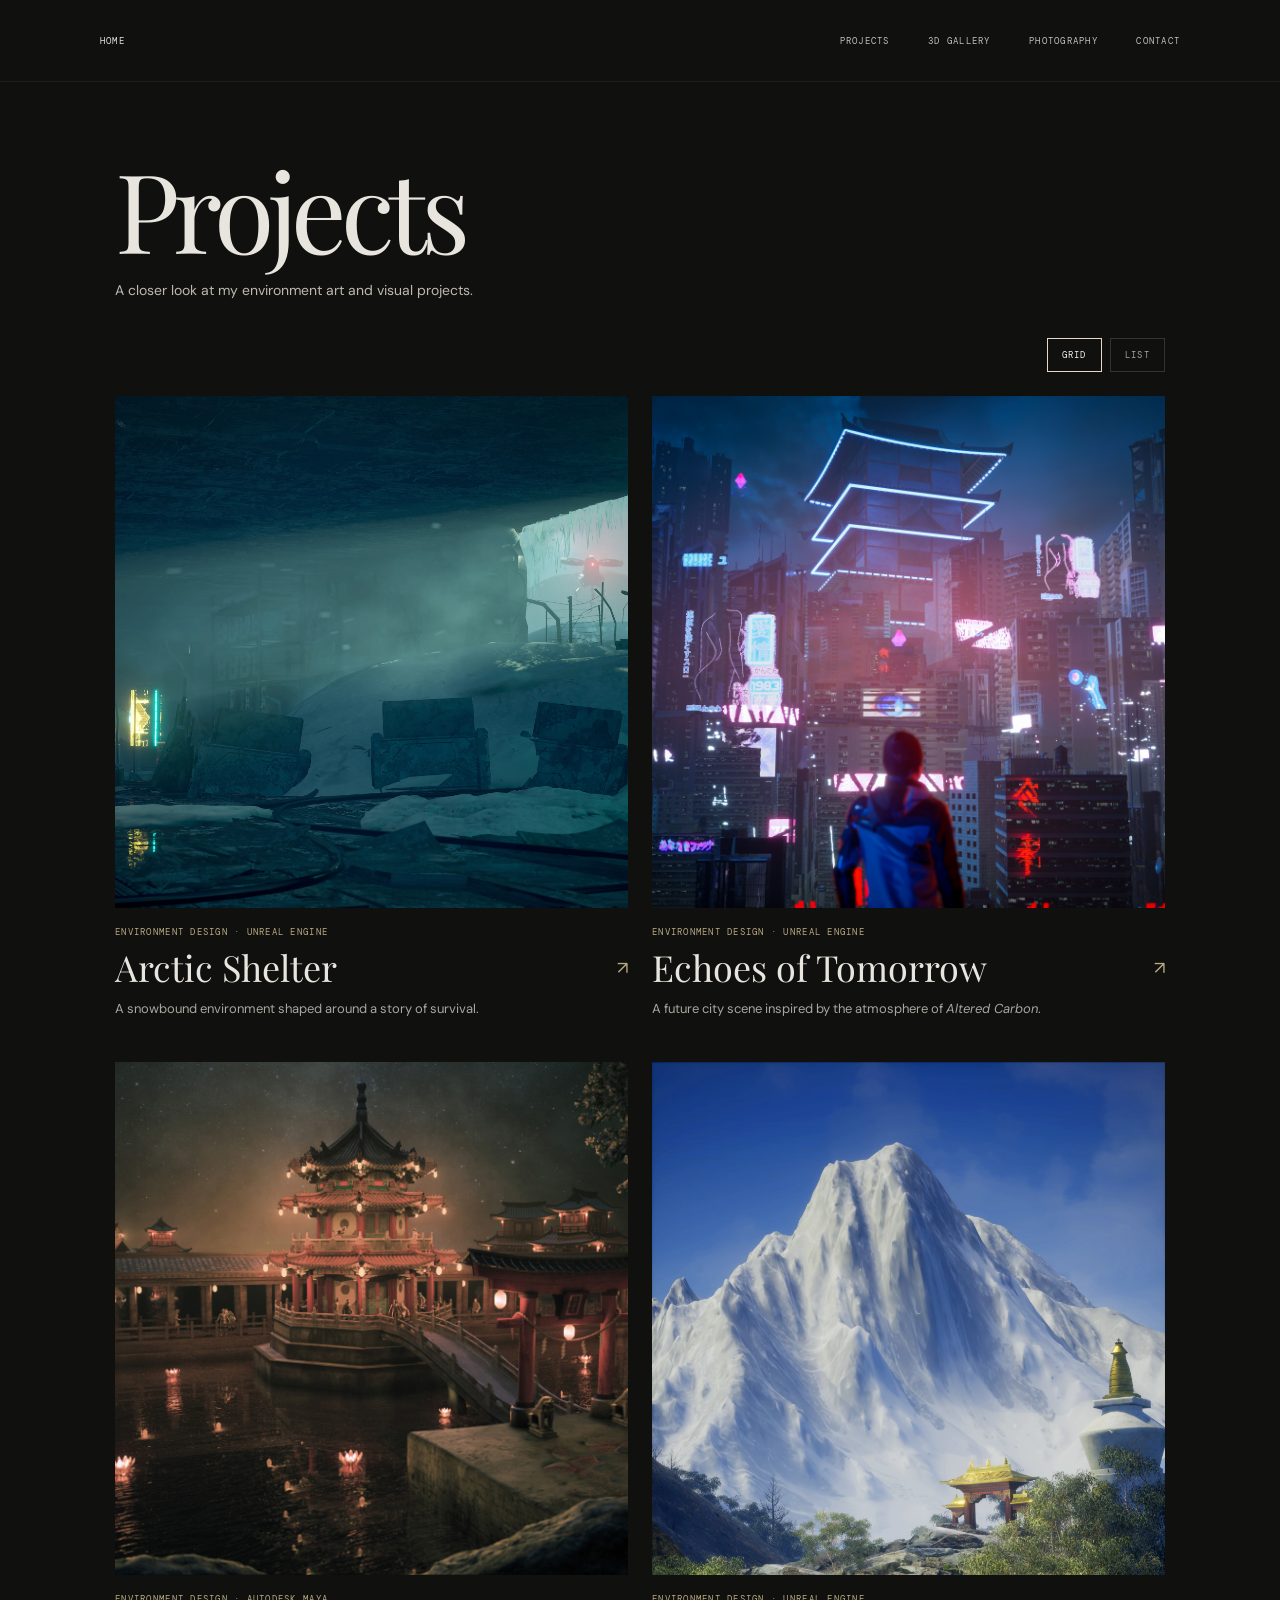
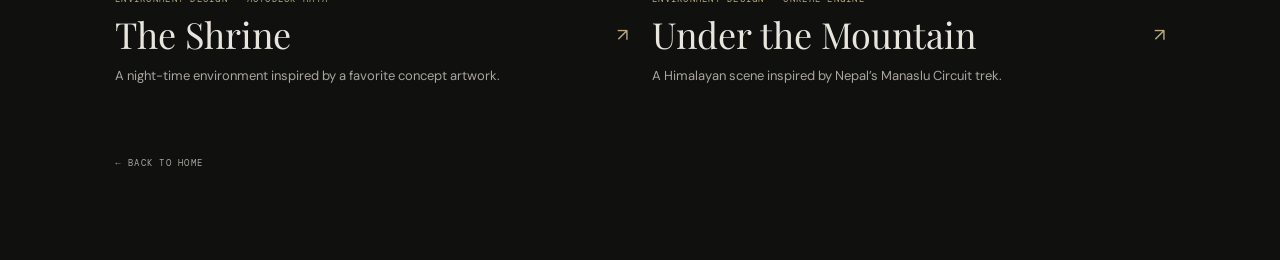
<file: more-projects.html>
<!doctype html>
<html lang="en">
<head>
  <meta charset="utf-8">
  <meta name="viewport" content="width=device-width, initial-scale=1">
  <meta name="theme-color" content="#10100f">
  <meta name="description" content="Selected environment art projects.">
  <title>Projects</title>
  <link rel="stylesheet" href="styles.css">
</head>
<body class="more-projects-body">
  <header class="site-header">
    <a class="wordmark archive-home" href="index.html#top" aria-label="Home">HOME</a>
    <nav aria-label="Main navigation">
      <a href="more-projects.html">PROJECTS</a>
      <a href="index.html#3d-gallery">3D GALLERY</a>
      <a href="index.html#photography">PHOTOGRAPHY</a>
      <a href="index.html#contact">CONTACT</a>
    </nav>
    <button class="menu-toggle" aria-label="Open navigation" aria-expanded="false">MENU <span>＋</span></button>
  </header>
  <main class="more-projects-page">
    <div class="more-projects-heading"><h1>Projects</h1><p>A closer look at my environment art and visual projects.</p></div>
    <div class="project-view-controls" role="group" aria-label="Choose project layout"><button type="button" data-view="grid" aria-pressed="true">GRID</button><button type="button" data-view="list" aria-pressed="false">LIST</button></div>
    <section class="more-projects-grid is-grid-view" aria-label="All projects">
      <a class="more-project-card" href="index.html#project-arctic">
        <div class="more-project-thumb"><img src="media/arctic-shelter-final.webp" alt="Snow-covered Arctic Shelter environment"></div>
        <div class="more-project-copy"><p class="eyebrow">ENVIRONMENT DESIGN · UNREAL ENGINE</p><h2>Arctic Shelter <span>↗</span></h2><p>A snowbound environment shaped around a story of survival.</p></div>
      </a>
      <a class="more-project-card" href="index.html#project-echoes">
        <div class="more-project-thumb"><img src="media/echoes-of-tomorrow-background.jpg" alt="Neon-lit futuristic city from Echoes of Tomorrow"></div>
        <div class="more-project-copy"><p class="eyebrow">ENVIRONMENT DESIGN · UNREAL ENGINE</p><h2>Echoes of Tomorrow <span>↗</span></h2><p>A future city scene inspired by the atmosphere of <em>Altered Carbon</em>.</p></div>
      </a>
      <a class="more-project-card more-project-card--shrine" href="index.html#project-shrine">
        <div class="more-project-thumb"><img src="media/the-shrine.jpg" alt="A warmly lit shrine and surrounding buildings reflected in water at night"></div>
        <div class="more-project-copy"><p class="eyebrow">ENVIRONMENT DESIGN · AUTODESK MAYA</p><h2>The Shrine <span>↗</span></h2><p>A night-time environment inspired by a favorite concept artwork.</p></div>
      </a>
      <a class="more-project-card" href="index.html#project-mountain">
        <div class="more-project-thumb"><img src="media/under-the-mountain.webp" alt="A snow-covered Himalayan mountain above a small shrine and wooded trail"></div>
        <div class="more-project-copy"><p class="eyebrow">ENVIRONMENT DESIGN · UNREAL ENGINE</p><h2>Under the Mountain <span>↗</span></h2><p>A Himalayan scene inspired by Nepal’s Manaslu Circuit trek.</p></div>
      </a>
    </section>
    <a class="more-projects-home-link" href="index.html#moving-image">← BACK TO HOME</a>
  </main>
  <script src="more-projects.js"></script>
</body>
</html>
</file>
<file: styles.css>
@import url('https://fonts.googleapis.com/css2?family=DM+Mono:wght@400;500&family=DM+Sans:wght@400;500;600;700&family=Playfair+Display:ital,wght@0,500;0,600;1,500;1,600&display=swap');
:root{--bg:#10100f;--paper:#e8e5de;--muted:#85837e;--line:#34332f;--accent:#b9aa82;--mono:'DM Mono',monospace;--sans:'DM Sans',sans-serif;--serif:'Playfair Display',Georgia,serif}
*{box-sizing:border-box}html{scroll-behavior:smooth;scroll-padding-top:100px}body{margin:0;background:var(--bg);color:var(--paper);font-family:var(--sans);font-size:14px}a{color:inherit;text-decoration:none}button{font:inherit;color:inherit}.site-header{height:82px;padding:0 7.8%;display:flex;align-items:center;justify-content:space-between;border-bottom:1px solid rgba(255,255,255,.06);position:absolute;inset:0 0 auto;z-index:5}.wordmark{font-family:var(--serif);font-size:16px;letter-spacing:.02em}.wordmark span{font:9px var(--mono);vertical-align:top;margin-left:3px;color:var(--accent)}nav{display:flex;gap:clamp(18px,3vw,46px);align-items:center}nav a,.menu-toggle,.eyebrow,.hero-kicker,.hero-overline,.scroll-cue,.section-note,.art-label,.card-caption small,.about-bottom,.email-link,.footer-bottom{font-family:var(--mono);font-size:9px;letter-spacing:.14em}.site-header nav a{color:#c2c0ba;transition:color .2s}.site-header nav a:hover,.footer-bottom a:hover{color:var(--accent)}.menu-toggle{display:none;background:none;border:0}.hero{min-height:690px;height:100svh;max-height:1000px;position:relative;display:flex;flex-direction:column;justify-content:center;padding:110px 12% 55px;overflow:hidden;background:radial-gradient(ellipse at 52% 46%,#292723 0%,#181816 31%,#10100f 70%)}.hero:before{content:'';position:absolute;inset:0;background:linear-gradient(115deg,transparent 40%,rgba(211,169,130,.035) 41%,transparent 42%),linear-gradient(0deg,rgba(16,16,15,.1),transparent 55%);pointer-events:none}.hero-kicker,.hero-foot{display:flex;justify-content:space-between;position:relative;z-index:1;color:#a4a19a}.hero-kicker{position:absolute;top:125px;left:12%;right:12%}.hero-title-wrap{text-align:center;position:relative;z-index:1;margin-top:10px}.hero-overline{color:var(--accent);margin:0 0 18px}.hero h1{font:clamp(76px,14vw,200px)/.92 var(--serif);letter-spacing:-.065em;margin:0}.hero h1 em,.section-heading h2 em,.about-copy h2 em,footer h2 em{font-weight:500;color:var(--accent)}.hero-foot{position:absolute;bottom:55px;left:12%;right:12%;align-items:end}.hero-foot p{font-size:12px;line-height:1.8;color:#a4a19a}.scroll-cue{display:flex;align-items:center;gap:20px;color:#c6c2ba}.scroll-cue b{font:18px var(--sans);color:var(--accent)}.hero-stamp{position:absolute;right:8%;top:42%;transform:rotate(8deg);font:8px/1.8 var(--mono);letter-spacing:.13em;color:#918c81;text-align:center;border:1px solid #575147;border-radius:50%;width:83px;height:83px;padding-top:17px}.hero-stamp i{font:14px var(--serif);color:var(--accent)}.work-section{padding:120px 9% 135px}.section-heading{display:flex;align-items:end;justify-content:space-between;padding-bottom:26px;border-bottom:1px solid var(--line);margin-bottom:42px}.eyebrow{color:var(--accent);margin:0 0 12px}.section-heading h2,.about-copy h2,footer h2{font:clamp(42px,6vw,82px)/1 var(--serif);letter-spacing:-.045em;margin:0}.section-note{color:var(--muted);margin:0 0 7px}.feature-grid,.gallery-grid{display:grid;grid-template-columns:repeat(2,minmax(0,1fr));gap:48px 24px}.project-card button{display:block;text-align:left;width:100%;background:none;border:0;padding:0;cursor:pointer}.project-card--wide{grid-column:1/-1}.art{position:relative;aspect-ratio:1.46;overflow:hidden;background:#292a29;isolation:isolate;transition:filter .35s}.project-card:not(.project-card--wide) .art{aspect-ratio:1.28}.project-card button:hover .art{filter:brightness(1.15)}.art:before,.art:after{content:'';position:absolute;inset:0;z-index:-1}.art--one:before{background:radial-gradient(ellipse at 54% 55%,#726450 0,transparent 20%),linear-gradient(125deg,#252b2a,#0f1518 50%,#332b22)}.art--one:after{inset:12% 35%;background:linear-gradient(115deg,transparent,#a88663 49%,transparent 51%);filter:blur(16px);opacity:.58;transform:rotate(14deg)}.art--two:before{background:radial-gradient(circle at 66% 46%,#b3754d 0,transparent 17%),linear-gradient(140deg,#30271f,#6c4b37 45%,#1c1a18)}.art--three:before{background:radial-gradient(ellipse at 35% 50%,#6c7779 0,transparent 22%),linear-gradient(125deg,#15191a,#41494a 50%,#1c2321)}.art--four:before{background:radial-gradient(ellipse at 52% 55%,#d4b698 0,transparent 24%),linear-gradient(140deg,#4e483e,#211f1b)}.art--five:before{background:radial-gradient(circle at 50% 45%,#d2a56e 0,transparent 28%),linear-gradient(130deg,#56422c,#181818 70%)}.art--six:before{background:radial-gradient(ellipse at 63% 42%,#778078 0,transparent 27%),linear-gradient(135deg,#242a27,#4b554b 52%,#111311)}.art--seven:before{background:radial-gradient(circle at 44% 44%,#ae755d 0,transparent 23%),linear-gradient(135deg,#2a2220,#674d43 58%,#1c1918)}.art-label{position:absolute;top:18px;left:20px;color:#ddd3c3;font-size:8px}.art-shape{position:absolute;width:31%;height:51%;border:1px solid rgba(235,208,175,.5);border-radius:50%;left:50%;top:50%;transform:translate(-50%,-50%) rotate(-23deg);box-shadow:0 0 60px rgba(232,190,143,.16),inset 0 0 35px rgba(232,190,143,.09)}.art--two .art-shape{width:39%;height:24%;border-radius:0;transform:translate(-50%,-50%) rotate(24deg)}.art--three .art-shape,.art--six .art-shape{width:23%;height:53%;border-radius:42% 58% 50% 50%}.art--four .art-shape{width:45%;height:58%;border-radius:0;transform:translate(-50%,-50%) rotate(34deg)}.art--five .art-shape{border-radius:12px;transform:translate(-50%,-50%) rotate(45deg)}.art--seven .art-shape{width:37%;height:37%;border-radius:0;transform:translate(-50%,-50%) rotate(45deg)}.play-mark{position:absolute;right:18px;bottom:15px;font-size:21px;color:#e8e5de}.card-caption{display:flex;justify-content:space-between;align-items:center;padding-top:15px}.card-caption b{font-weight:500;font-size:14px}.card-caption small{display:block;color:var(--muted);margin-top:7px;font-size:8px}.card-caption>i{font-style:normal;color:var(--accent);font-size:17px}.still-section{padding-top:40px}.gallery-grid{grid-template-columns:repeat(2,minmax(0,1fr));gap:42px 22px}.gallery-grid .art{aspect-ratio:1.1!important}.about-section{padding:110px 9%;background:#191917}.about-copy{display:grid;grid-template-columns:1.2fr .8fr;gap:8%;align-items:end}.about-copy>div{max-width:420px;padding-bottom:7px}.about-copy p{font-size:14px;line-height:1.9;color:#c5c1b8}.about-copy .replace-note{color:var(--muted);font-size:12px}.about-bottom{display:flex;gap:45px;color:var(--muted);border-top:1px solid var(--line);padding-top:25px;margin-top:85px;font-size:8px}.about-bottom b{font-weight:400;color:var(--paper);margin-left:10px}footer{padding:115px 9% 28px;background:#10100f}footer h2{font-size:clamp(52px,8vw,105px);margin:30px 0 38px}.email-link{display:inline-flex;gap:25px;align-items:center;border-bottom:1px solid #706354;padding:14px 0;color:#e6d9c9}.email-link span{font-size:15px;color:var(--accent)}.footer-bottom{display:flex;justify-content:space-between;align-items:center;border-top:1px solid var(--line);margin-top:120px;padding-top:24px;color:var(--muted);font-size:8px}.footer-bottom .wordmark{color:var(--paper);font-size:13px}.project-dialog{width:min(680px,calc(100% - 32px));padding:24px;background:#171715;border:1px solid #58534b;color:var(--paper);box-shadow:0 24px 100px #000}.project-dialog::backdrop{background:rgba(0,0,0,.82);backdrop-filter:blur(8px)}.dialog-close{position:absolute;right:16px;top:10px;background:none;border:0;font-size:30px;cursor:pointer}.dialog-art{height:280px;margin:-24px -24px 25px;background:radial-gradient(ellipse at center,#74604b 0,transparent 33%),linear-gradient(135deg,#292723,#131514 70%);display:grid;place-items:center;color:#ded1bd;font:9px var(--mono);letter-spacing:.14em}.project-dialog h2{font:40px var(--serif);margin:0 0 12px}.dialog-copy{color:#bdb9b0;font-size:13px;line-height:1.7;max-width:490px}.project-dialog[open]{animation:appear .22s ease-out}@keyframes appear{from{opacity:0;transform:translateY(8px)}to{opacity:1;transform:translateY(0)}}
@media(min-width:1400px){.work-section,.about-section,footer{padding-left:max(9%,calc((100% - 1200px)/2));padding-right:max(9%,calc((100% - 1200px)/2))}}@media(max-width:760px){.site-header{height:68px;padding:0 6%}.site-header nav{display:none;position:absolute;top:67px;left:0;right:0;padding:26px 6%;background:#151513;flex-direction:column;align-items:flex-start;gap:22px;border-bottom:1px solid var(--line)}.site-header nav.is-open{display:flex}.menu-toggle{display:block}.hero{min-height:650px;padding-left:7%;padding-right:7%}.hero-kicker{left:7%;right:7%;top:105px;font-size:8px}.hero h1{font-size:clamp(70px,17vw,130px)}.hero-foot{left:7%;right:7%;bottom:35px}.hero-foot p{font-size:11px}.hero-stamp{right:7%;top:34%;width:67px;height:67px;padding-top:12px;font-size:7px}.work-section{padding:85px 6% 95px}.section-heading{align-items:start;gap:20px;flex-direction:column;margin-bottom:28px}.section-heading h2{font-size:54px}.section-note{margin:0}.feature-grid,.gallery-grid{gap:34px 14px}.project-card--wide{grid-column:1/-1}.project-card:not(.project-card--wide) .art,.gallery-grid .art{aspect-ratio:.95!important}.card-caption b{font-size:12px}.card-caption small{font-size:7px}.about-section{padding:80px 6%}.about-copy{grid-template-columns:1fr;gap:22px}.about-copy h2{font-size:56px}.about-bottom{flex-direction:column;gap:14px;margin-top:50px}.footer-bottom{gap:18px;flex-wrap:wrap;margin-top:80px}.footer-bottom span{order:3;width:100%}footer{padding:85px 6% 25px}.dialog-art{height:190px}}
@media(prefers-reduced-motion:reduce){html{scroll-behavior:auto}*,*:before,*:after{animation-duration:.01ms!important;animation-iteration-count:1!important;transition-duration:.01ms!important}}
.hero h1{font-size:clamp(34px,7.2vw,104px);color:var(--paper);letter-spacing:-.045em}
.hero-name-note{font:9px var(--mono);letter-spacing:.22em;color:#aaa59a;margin:23px 0 0}
.social-links{display:flex;gap:28px;margin-top:28px;font:9px var(--mono);letter-spacing:.14em;color:#aaa59a}
.social-links a:hover{color:var(--accent)}
@media(max-width:760px){.hero h1{font-size:clamp(32px,8.2vw,58px)}.social-links{flex-wrap:wrap;gap:18px}}
.art-image{position:absolute;inset:0;width:100%;height:100%;object-fit:cover;z-index:-1}
.dialog-art{position:relative;overflow:hidden}.dialog-art img{width:100%;height:100%;object-fit:cover;position:absolute;inset:0}
.project-video{margin-top:28px}.project-video video{display:block;width:100%;max-height:420px;background:#080909}
.project-breakdown{margin-top:30px}.breakdown-grid{display:grid;grid-template-columns:repeat(2,minmax(0,1fr));gap:12px}.breakdown-grid figure{margin:0}.breakdown-grid img{display:block;width:100%;aspect-ratio:1.6;object-fit:cover}.breakdown-grid figcaption{font:8px var(--mono);letter-spacing:.1em;color:var(--muted);padding-top:9px}
.artstation-link{display:inline-block;margin-top:25px;padding-bottom:8px;border-bottom:1px solid #706354;font:9px var(--mono);letter-spacing:.14em;color:#e6d9c9}.artstation-link:hover{color:var(--accent)}
@media(max-width:520px){.breakdown-grid{grid-template-columns:1fr}.project-dialog{max-height:90vh;overflow:auto}}
.media-zoom{display:block;width:100%;padding:0;border:0;background:none;cursor:zoom-in;text-align:inherit}.media-zoom img{transition:filter .2s}.media-zoom:hover img{filter:brightness(1.12)}
.dialog-art .media-zoom,.dialog-art .media-zoom img{height:100%;width:100%}.dialog-art .media-zoom img{object-fit:cover}
.breakdown-grid .media-zoom img{display:block;width:100%;aspect-ratio:1.6;object-fit:cover}
.image-lightbox{position:fixed;max-width:none;max-height:none;width:100vw;height:100vh;inset:0;margin:0;padding:48px 28px 28px;border:0;background:rgba(8,8,8,.97);color:var(--paper);place-items:center}.image-lightbox[open]{display:grid}.image-lightbox::backdrop{background:rgba(0,0,0,.95)}.image-lightbox>img{display:block;max-width:94vw;max-height:88vh;object-fit:contain}.lightbox-close{position:fixed;top:12px;right:20px;z-index:2;border:0;background:none;color:var(--paper);font:36px var(--sans);cursor:pointer}
.art-video{position:absolute;inset:0;width:100%;height:100%;object-fit:contain;background:#07090a;z-index:-1}
.dialog-art .media-zoom,.breakdown-grid .media-zoom{overflow:hidden}.dialog-art .media-zoom img,.breakdown-grid .media-zoom img{transition:transform .35s ease}.dialog-art .media-zoom:hover img,.breakdown-grid .media-zoom:hover img{transform:scale(1.04)}
.dialog-art>img{object-fit:contain;background:#07090a}
.breakdown-grid--three{grid-template-columns:repeat(3,minmax(0,1fr))}
.breakdown-grid .media-zoom img{object-fit:contain;background:#07090a}
@media(max-width:760px){.breakdown-grid--three{grid-template-columns:repeat(2,minmax(0,1fr))}}
@media(max-width:520px){.breakdown-grid--three{grid-template-columns:1fr}}
.project-card--wide .art{aspect-ratio:5240 / 2000}
.art-video{object-fit:cover;z-index:0}
.project-open--overlay{position:absolute;inset:0;z-index:1;height:100%;background:transparent!important}
.art-label{z-index:2;pointer-events:none}
.thumb-video-toggle{position:absolute!important;z-index:3;left:50%;top:50%;transform:translate(-50%,-50%);width:52px!important;height:52px;border:1px solid rgba(255,255,255,.7)!important;border-radius:50%;background:rgba(12,13,13,.65)!important;color:#fff!important;font:17px var(--sans)!important;display:grid!important;place-items:center;cursor:pointer}
.thumb-video-toggle:hover{background:rgba(12,13,13,.9)!important;transform:translate(-50%,-50%) scale(1.07)}
.project-open--caption{display:block;width:100%;background:none;border:0;padding:0;text-align:left}
.project-open--overlay:focus-visible,.thumb-video-toggle:focus-visible,.project-open--caption:focus-visible{outline:2px solid var(--accent);outline-offset:3px}
.project-open--caption .card-caption b{display:inline-block;color:var(--accent);font-size:17px;transform-origin:left center;transition:transform .2s ease,color .2s ease}
.project-open--caption:hover .card-caption b{transform:scale(1.07)}
.project-open--caption[aria-expanded="true"] .card-caption b{color:#fff}
.breakdown-grid .media-zoom img{display:block;width:100%;height:auto;aspect-ratio:auto;object-fit:cover;background:transparent}
.lightbox-arrow{position:fixed;z-index:3;top:50%;transform:translateY(-50%);width:48px;height:48px;border:1px solid rgba(255,255,255,.35);border-radius:50%;background:rgba(12,13,13,.72);color:#fff;font:24px var(--sans);cursor:pointer}
.lightbox-arrow:hover{background:rgba(40,40,40,.95)}
.lightbox-prev{left:24px}.lightbox-next{right:24px}
@media(max-width:520px){.lightbox-prev{left:8px}.lightbox-next{right:8px}.lightbox-arrow{width:40px;height:40px}}
.project-dialog{--project-window-height:min(90vh,calc(41.72vw - 13.34px),667px);position:relative;isolation:isolate;width:min(1600px,calc(100vw - 32px));max-width:none;height:var(--project-window-height);max-height:var(--project-window-height);overflow-y:auto;overscroll-behavior-y:contain;padding:28px 44px 44px;background:#10100f}
.project-dialog .dialog-close{position:sticky;top:0;float:right;z-index:10;display:block;margin:-8px -10px 10px auto;background:rgba(8,8,8,.68);border-radius:50%;width:40px;height:40px}
#dialog-kind{clear:both;padding-top:6px}
.project-background-anchor{position:sticky;top:28px;height:calc(var(--project-window-height) - 72px);margin-bottom:calc(72px - var(--project-window-height));z-index:0;pointer-events:none}
.project-background-anchor::before{content:"";position:absolute;left:-44px;right:-44px;top:-28px;height:var(--project-window-height);pointer-events:none;background-image:linear-gradient(rgba(8,9,10,.35),rgba(8,9,10,.45)),url("media/arctic-shelter-project-bg.webp");background-size:100% 100%,contain;background-position:center,center;background-repeat:no-repeat}
.project-content{position:relative;z-index:1}
.breakdown-grid--three{grid-template-columns:1fr;gap:22px}
.breakdown-grid--three .media-zoom{cursor:pointer}
.project-video video{cursor:pointer}
@media(max-width:760px){.project-dialog{--project-window-height:92vh;width:calc(100vw - 24px);height:var(--project-window-height);max-height:var(--project-window-height);padding:24px 18px 34px}.project-background-anchor{top:24px;height:calc(var(--project-window-height) - 58px);margin-bottom:calc(58px - var(--project-window-height))}.project-background-anchor::before{left:-18px;right:-18px;top:-24px;height:var(--project-window-height)}.project-open--caption .card-caption b{font-size:15px}}
body.project-dialog-open{overflow:hidden}
@media(max-width:760px){.project-background-anchor{height:calc(92vh - 58px);margin-bottom:calc(-92vh + 58px)}.project-background-anchor::before{top:0;height:100%}}

/* Featured video and project-window refinements */
.project-card--wide .art-video{transition:transform .55s cubic-bezier(.2,.7,.2,1),filter .55s ease}
.project-card--wide .art:hover .art-video{transform:scale(1.035);filter:brightness(1.08)}
.thumb-video-toggle{width:66px!important;height:66px!important;border:1px solid rgba(255,255,255,.8)!important;background:rgba(11,16,18,.58)!important;box-shadow:0 0 0 8px rgba(255,255,255,.08),0 8px 32px rgba(0,0,0,.32);backdrop-filter:blur(8px);transition:opacity .25s ease,transform .25s ease,background .25s ease,box-shadow .25s ease}
.thumb-video-toggle .thumb-video-symbol{display:grid;place-items:center;width:100%;height:100%;font-size:22px;line-height:1}
.thumb-video-toggle[aria-pressed="false"] .thumb-video-symbol{padding-left:4px}
.thumb-video-toggle:hover{background:rgba(11,16,18,.88)!important;box-shadow:0 0 0 11px rgba(255,255,255,.12),0 10px 36px rgba(0,0,0,.4)}
.art.is-playing .thumb-video-toggle{opacity:0;transform:translate(-50%,-50%) scale(.88)}
.art.is-playing:hover .thumb-video-toggle,.art.is-playing .thumb-video-toggle:focus-visible{opacity:1;transform:translate(-50%,-50%) scale(1)}
.sr-only{position:absolute;width:1px;height:1px;padding:0;margin:-1px;overflow:hidden;clip:rect(0,0,0,0);white-space:nowrap;border:0}
.project-dialog{--project-window-height:min(94svh,780px);width:min(1800px,calc(100vw - 24px));padding-top:34px;box-shadow:0 32px 120px rgba(0,0,0,.78),0 0 0 1px rgba(212,166,125,.12)}
.project-dialog::backdrop{background:rgba(0,0,0,.76);backdrop-filter:blur(11px)}
.project-dialog[open]{animation:project-arrive .42s cubic-bezier(.18,.8,.24,1)}
@keyframes project-arrive{from{opacity:0;transform:translateY(18px) scale(.975);filter:blur(4px)}to{opacity:1;transform:translateY(0) scale(1);filter:blur(0)}}
@media(max-width:760px){.project-dialog{--project-window-height:92svh;width:calc(100vw - 16px);padding-top:24px}.thumb-video-toggle{width:58px!important;height:58px!important}}
@media(prefers-reduced-motion:reduce){.project-card--wide .art-video{transition:none}.project-dialog[open]{animation:none}}
.project-open--caption .card-caption b{font-size:21px}
.project-background-anchor::before{background-size:100% 100%,cover}
@media(max-width:760px){.project-open--caption .card-caption b{font-size:18px}}
.project-card--video .art{aspect-ratio:16/9!important}
.project-card--video .art-video{transition:transform .55s cubic-bezier(.2,.7,.2,1),filter .55s ease}
.project-card--video .art:hover .art-video{transform:scale(1.035);filter:brightness(1.08)}
.project-dialog--echoes .project-background-anchor::before{background-image:linear-gradient(rgba(5,8,14,.32),rgba(5,8,14,.46)),url("media/echoes-of-tomorrow-background.jpg");background-size:100% 100%,cover}
.project-detail[hidden]{display:none!important}
.echoes-image{margin:0;max-width:100%}
.echoes-image .media-zoom img{display:block;width:100%;height:auto;object-fit:contain;background:transparent}
.project-video-stack{display:flex;flex-direction:column;gap:28px;margin-top:30px}
.project-video-stack>p{margin-bottom:0}
.project-video-stack figure{width:100%;margin:0}
.project-video-stack figcaption{font:9px var(--mono);letter-spacing:.12em;color:#d4a67d;margin:0 0 10px}
.project-video-stack video{display:block;width:100%;max-height:75vh;object-fit:contain;background:#080909}
.project-dialog--echoes .project-background-anchor::before{background-image:linear-gradient(rgba(5,8,14,.58),rgba(5,8,14,.72)),url("media/echoes-of-tomorrow-background.jpg")}
.project-dialog--echoes .project-background-anchor::before{background-image:linear-gradient(rgba(5,8,14,.62),rgba(5,8,14,.76)),url("media/echoes-of-tomorrow-background.jpg");filter:grayscale(1) brightness(.84)}
.project-video-preview{position:relative;overflow:hidden;background:#080909}
.project-video-preview video{filter:blur(8px);transform:scale(1.035);transition:filter .35s ease,transform .35s ease}
.project-video-preview.is-playing video{filter:none;transform:scale(1)}
.project-video-toggle{position:absolute;z-index:2;left:50%;top:50%;transform:translate(-50%,-50%);width:66px;height:66px;display:grid;place-items:center;border:1px solid rgba(255,255,255,.8);border-radius:50%;background:rgba(11,16,18,.62);color:#fff;box-shadow:0 0 0 8px rgba(255,255,255,.08),0 8px 32px rgba(0,0,0,.32);backdrop-filter:blur(8px);cursor:pointer;transition:opacity .25s ease,transform .25s ease,background .25s ease,box-shadow .25s ease}
.project-video-toggle .thumb-video-symbol{font:22px var(--sans);line-height:1}
.project-video-toggle:hover{background:rgba(11,16,18,.9);transform:translate(-50%,-50%) scale(1.08)}
.project-video-preview.is-playing .project-video-toggle{opacity:0;transform:translate(-50%,-50%) scale(.88)}
.project-video-preview.is-playing:hover .project-video-toggle,.project-video-toggle:focus-visible{opacity:1;transform:translate(-50%,-50%) scale(1)}
@media(hover:none){.project-video-preview.is-playing .project-video-toggle{opacity:1;transform:translate(-50%,-50%) scale(1)}}
@media(prefers-reduced-motion:reduce){.project-video-preview video,.project-video-toggle{transition:none}}
.project-video-preview video{cursor:pointer}
.project-video-preview.is-playing .project-video-toggle{display:none!important}
.video-fullscreen-toggle{position:absolute;z-index:3;top:14px;right:14px;width:42px;height:42px;border:1px solid rgba(255,255,255,.55);border-radius:50%;background:rgba(11,16,18,.68);color:#fff;font:24px/1 var(--sans);cursor:pointer;backdrop-filter:blur(8px);box-shadow:0 4px 18px rgba(0,0,0,.3);transition:background .2s ease,transform .2s ease}
.video-fullscreen-toggle:hover{background:rgba(11,16,18,.92);transform:scale(1.08)}
.video-fullscreen-toggle:focus-visible,.project-video-toggle:focus-visible{outline:2px solid var(--accent);outline-offset:3px}
.project-video-preview:fullscreen{width:100vw;height:100vh;display:grid;place-items:center;background:#050505}
.project-video-preview:fullscreen video{width:100%;height:100%;max-height:100vh;object-fit:contain}
.project-video-preview video{filter:none;transform:none}
.project-video-preview--soft video{filter:blur(8px);transform:scale(1.035)}
.project-video-preview--soft.is-playing video{filter:none;transform:scale(1)}
.video-navigation{position:absolute;z-index:3;left:14px;right:14px;bottom:14px;display:flex;align-items:center;gap:12px;padding:8px 10px;border:1px solid rgba(255,255,255,.15);border-radius:8px;background:rgba(8,10,12,.78);color:#fff;backdrop-filter:blur(9px)}
.video-seek{flex:1;min-width:40px;height:18px;margin:0;accent-color:var(--accent);cursor:pointer}
.video-time{min-width:84px;text-align:right;font:10px var(--mono);letter-spacing:.02em;color:#eee}
.video-navigation .video-fullscreen-toggle{position:relative;inset:auto;flex:0 0 36px;width:36px;height:36px;font-size:22px}
.project-video-preview:fullscreen .video-navigation{left:2vw;right:2vw;bottom:2vh}
@media(max-width:520px){.video-navigation{left:8px;right:8px;bottom:8px;gap:7px;padding:6px}.video-time{min-width:72px;font-size:9px}.video-navigation .video-fullscreen-toggle{flex-basis:32px;width:32px;height:32px}}
.video-navigation{gap:10px;padding:5px 8px;border:0;border-radius:5px;background:linear-gradient(90deg,rgba(8,10,12,.52),rgba(8,10,12,.78));backdrop-filter:blur(6px)}
.video-seek{appearance:none;-webkit-appearance:none;height:12px;background:transparent;accent-color:var(--accent)}
.video-seek::-webkit-slider-runnable-track{height:2px;border-radius:2px;background:rgba(255,255,255,.4)}
.video-seek::-webkit-slider-thumb{-webkit-appearance:none;width:9px;height:9px;margin-top:-3.5px;border:0;border-radius:50%;background:var(--accent)}
.video-seek::-moz-range-track{height:2px;border-radius:2px;background:rgba(255,255,255,.4)}
.video-seek::-moz-range-progress{height:2px;background:var(--accent)}
.video-seek::-moz-range-thumb{width:9px;height:9px;border:0;border-radius:50%;background:var(--accent)}
.video-time{font-size:9px;color:rgba(255,255,255,.82)}
.video-navigation .video-fullscreen-toggle{flex-basis:32px;width:32px;height:32px;border-color:rgba(255,255,255,.35);background:rgba(10,12,14,.62);box-shadow:none;font-size:20px}
.project-video-preview.is-playing .video-seek,.project-video-preview.is-playing .video-time{display:none}
.project-video-preview.is-playing .video-navigation{left:auto;right:14px;width:auto;padding:0;border:0;background:transparent;backdrop-filter:none}
.video-navigation{opacity:0;visibility:hidden;pointer-events:none;transition:opacity .18s ease,visibility .18s ease}
.project-video-preview.controls-visible .video-navigation{opacity:1;visibility:visible;pointer-events:auto}
@media(hover:none){.project-video-preview:not(.is-playing) .video-navigation{opacity:1;visibility:visible;pointer-events:auto}}
.project-video-preview.is-playing.controls-visible .video-navigation{left:14px;right:14px;width:auto;padding:5px 8px;border:0;border-radius:5px;background:linear-gradient(90deg,rgba(8,10,12,.52),rgba(8,10,12,.78));backdrop-filter:blur(6px)}
.project-video-preview.is-playing.controls-visible .video-seek{display:block}
.project-video-preview.is-playing.controls-visible .video-time{display:inline-block}
.video-fullscreen-toggle svg{display:block;width:18px;height:18px;margin:auto;fill:none;stroke:currentColor;stroke-width:2.4;stroke-linecap:square;stroke-linejoin:miter}
.hero:before{z-index:1}
.hero .hero-montage{position:absolute;z-index:0;inset:0;width:100%;height:100%;object-fit:cover;object-position:center center;opacity:.84;filter:brightness(.28) saturate(1.12);pointer-events:none}
.hero-title-wrap,.hero-kicker,.hero-foot,.hero-stamp{z-index:2}
.hero-foot{justify-content:center}
.scroll-cue{gap:6px}
.art--shrine{background:#171715}
.art--shrine .shrine-card-image{position:absolute;inset:0;width:100%;height:100%;object-fit:cover;transition:transform .35s ease}
.project-card button:hover .art--shrine .shrine-card-image{transform:scale(1.04)}
.shrine-image figure{margin:0}
.shrine-image .media-zoom img{display:block;width:100%;height:auto;object-fit:contain;background:transparent}
.project-dialog--shrine .project-background-anchor::before{background-image:linear-gradient(rgba(9,9,9,.82),rgba(9,9,9,.88))}
.more-projects-cta{display:flex;align-items:center;justify-content:space-between;gap:28px;padding:48px 9%;border-top:1px solid var(--line);border-bottom:1px solid var(--line);background:#151513}
.more-projects-cta .eyebrow{margin-bottom:10px}
.more-projects-cta h2{font:clamp(32px,4vw,52px)/1 var(--serif);margin:0}
.more-projects-cta>a,.more-projects-home-link{font:9px var(--mono);letter-spacing:.14em;color:#e6d9c9}
.more-projects-cta>a span{color:var(--accent);margin-left:12px;font-size:16px}
.more-projects-body{min-height:100vh;background:#10100f}
.more-projects-page{max-width:1440px;margin:0 auto;padding:155px 9% 90px}
.more-projects-heading{margin-bottom:55px}
.more-projects-heading h1{font:clamp(54px,9vw,110px)/.98 var(--serif);letter-spacing:-.055em;margin:0 0 16px}
.more-projects-heading>p:last-child{color:#bdb9b0;font-size:14px;line-height:1.7}
.more-projects-grid{display:grid;grid-template-columns:repeat(2,minmax(0,1fr));gap:50px 24px}
.more-project-card{display:block;min-width:0}
.more-project-thumb{overflow:hidden;background:#191917}
.more-project-thumb img{display:block;width:100%;height:auto;transition:transform .35s ease,filter .25s ease}
.more-project-card:hover .more-project-thumb img{transform:scale(1.025);filter:brightness(1.08)}
.more-project-card--shrine .more-project-thumb img{object-fit:contain}
.more-project-copy{padding-top:18px}
.more-project-copy .eyebrow{margin:0 0 10px}
.more-project-copy h2{display:flex;align-items:center;justify-content:space-between;font:clamp(24px,3vw,36px)/1.1 var(--serif);margin:0}
.more-project-copy h2 span{font:18px var(--sans);color:var(--accent)}
.more-project-copy>p:last-child{max-width:460px;color:#a9a69f;font-size:13px;line-height:1.7;margin:10px 0 0}
.more-projects-home-link{display:inline-block;margin-top:70px;color:#a9a69f}
@media(max-width:760px){.more-projects-cta{padding:38px 6%;align-items:flex-start;flex-direction:column}.more-projects-page{padding:125px 6% 70px}.more-projects-heading{margin-bottom:36px}.more-projects-grid{grid-template-columns:1fr;gap:36px}.more-project-copy h2{font-size:29px}}
.project-content .media-zoom{overflow:hidden}
.project-content .media-zoom img{transform:scale(1);transition:transform .35s ease,filter .2s ease}
.project-content .media-zoom:hover img{transform:scale(1.045);filter:brightness(1.1)}
.hero .hero-montage{opacity:0;transition:opacity .9s ease;filter:brightness(.28) saturate(1.12)}
.hero .hero-montage.is-active{opacity:.84}
.video-navigation .video-fullscreen-toggle,.video-mute-toggle{display:grid;place-items:center;flex:0 0 32px;width:32px;height:32px;padding:0;border:0;border-radius:50%;background:#201d1f;color:#f7f5f2;box-shadow:none;cursor:pointer}
.video-navigation .video-fullscreen-toggle:hover,.video-mute-toggle:hover{background:#393437}
.video-navigation .video-fullscreen-toggle svg{width:19px;height:19px;stroke-width:2.8}
.video-mute-toggle svg{width:18px;height:18px;fill:none;stroke:currentColor;stroke-width:2;stroke-linecap:round;stroke-linejoin:round}
.video-mute-toggle svg>path:first-child{fill:currentColor;stroke:none}
.video-volume{appearance:none;-webkit-appearance:none;flex:0 0 64px;width:64px;height:12px;margin:0;background:transparent;accent-color:var(--accent);cursor:pointer}
.video-volume::-webkit-slider-runnable-track{height:2px;border-radius:2px;background:rgba(255,255,255,.38)}
.video-volume::-webkit-slider-thumb{-webkit-appearance:none;width:8px;height:8px;margin-top:-3px;border:0;border-radius:50%;background:#f7f5f2}
.video-volume::-moz-range-track{height:2px;border-radius:2px;background:rgba(255,255,255,.38)}
.video-volume::-moz-range-progress{height:2px;background:var(--accent)}
.video-volume::-moz-range-thumb{width:8px;height:8px;border:0;border-radius:50%;background:#f7f5f2}
@media(max-width:520px){.video-volume{flex-basis:44px;width:44px}.video-navigation{gap:6px}}

/* Project archive layout and view switch */
.more-projects-cta{justify-content:center;text-align:center;padding:46px 6%}
.more-projects-cta>a{display:inline-flex;align-items:center;gap:12px;font-size:10px}
.more-projects-cta>a span{margin:0}
.more-projects-heading h1{margin-bottom:16px}
.project-view-controls{display:flex;justify-content:flex-end;gap:8px;margin:-20px 0 24px}
.project-view-controls button{border:1px solid var(--line);background:transparent;color:#aaa69e;padding:10px 14px;font:9px var(--mono);letter-spacing:.14em;cursor:pointer}
.project-view-controls button[aria-pressed="true"]{border-color:#e6d9c9;color:#f5f0e9}
.project-view-controls button:focus-visible{outline:2px solid var(--accent);outline-offset:3px}
.more-projects-grid{gap:42px 24px}
.more-project-thumb{aspect-ratio:1;display:grid;place-items:center}
.more-project-thumb img{width:100%;height:100%;object-fit:cover}
.more-project-card--shrine .more-project-thumb img{object-fit:cover}
.more-project-grid.is-list-view{grid-template-columns:1fr}
.more-projects-grid.is-list-view .more-project-card{display:grid;grid-template-columns:minmax(180px,28%) 1fr;align-items:center;gap:28px}
.more-projects-grid.is-list-view .more-project-thumb{width:100%;aspect-ratio:1}
.more-projects-grid.is-list-view .more-project-copy{padding:0}
@media(max-width:760px){.more-projects-cta{align-items:center;flex-direction:row}.project-view-controls{margin:-8px 0 20px}.more-projects-grid{grid-template-columns:repeat(2,minmax(0,1fr));gap:30px 14px}.more-project-copy{padding-top:12px}.more-project-copy h2{font-size:22px}.more-project-copy>p:last-child{font-size:12px}.more-projects-grid.is-list-view{grid-template-columns:1fr}.more-projects-grid.is-list-view .more-project-card{grid-template-columns:110px 1fr;gap:16px}.more-projects-grid.is-list-view .more-project-copy h2{font-size:23px}}
@media(max-width:420px){.more-projects-grid:not(.is-list-view){grid-template-columns:1fr}}
.archive-home{font:9px var(--mono);letter-spacing:.14em}

/* Wide stacked featured films on the homepage */
.feature-grid{grid-template-columns:minmax(0,1fr);gap:56px}
.feature-grid>.project-card{grid-column:1}
.feature-grid .project-card--wide .art-video{object-fit:contain;background:#07090a}
.feature-grid .project-card--video.project-card--wide .art{aspect-ratio:16/9!important}
@media(max-width:760px){.feature-grid{grid-template-columns:minmax(0,1fr);gap:38px}.feature-grid .project-card--wide .art{aspect-ratio:16/9!important}}
/* Text-only, vertical list mode in the project archive */
.more-projects-grid.is-list-view{grid-template-columns:1fr;gap:0}
.more-projects-grid.is-list-view .more-project-card{display:block;padding:26px 0;border-bottom:1px solid var(--line)}
.more-projects-grid.is-list-view .more-project-thumb{display:none}
.more-projects-grid.is-list-view .more-project-copy{padding:0}
.more-projects-grid.is-list-view .more-project-copy>.eyebrow,
.more-projects-grid.is-list-view .more-project-copy h2 span{display:none}
.more-projects-grid.is-list-view .more-project-copy h2{display:block;font-size:clamp(25px,3vw,36px)}
.more-projects-grid.is-list-view .more-project-copy>p:last-child{margin:8px 0 0}
@media(max-width:760px){.more-projects-grid.is-list-view .more-project-card{display:block;padding:22px 0}.more-projects-grid.is-list-view .more-project-copy h2{font-size:27px}}

.gallery-section{padding:100px 9% 120px;border-top:1px solid var(--line)}
.gallery-section .section-heading{margin-bottom:26px}
.gallery-intro{max-width:540px;color:#bdb9b0;line-height:1.7;margin:0 0 28px}
.gallery-placeholder{min-height:190px;border:1px dashed #49453e;background:#151513;display:flex;flex-direction:column;align-items:center;justify-content:center;gap:12px;color:#a9a69f}
.gallery-placeholder span{font:28px var(--sans);color:var(--accent)}
.gallery-placeholder p{margin:0;font:9px var(--mono);letter-spacing:.14em;text-transform:uppercase}
@media(max-width:760px){.gallery-section{padding:78px 6% 90px}.gallery-placeholder{min-height:150px}}
.gallery-grid{grid-template-columns:repeat(3,minmax(0,1fr));gap:38px 20px}
.gallery-piece{margin:0;min-width:0}
.gallery-piece-image{aspect-ratio:1/1;display:grid;place-items:center;overflow:hidden;background:#171715;border:1px solid rgba(255,255,255,.07)}
.gallery-piece-image img{display:block;width:100%;height:100%;object-fit:contain;transition:transform .35s ease,filter .25s ease}
.gallery-piece:hover .gallery-piece-image img{transform:scale(1.025);filter:brightness(1.06)}
.gallery-piece figcaption{padding-top:13px;color:#d8d3ca;font:10px var(--mono);letter-spacing:.1em;text-transform:uppercase}
@media(max-width:900px){.gallery-grid{grid-template-columns:repeat(2,minmax(0,1fr));gap:30px 16px}}
@media(max-width:520px){.gallery-grid{grid-template-columns:1fr;gap:26px}.gallery-piece-image{aspect-ratio:1/1}}
.gallery-piece-image .media-zoom{width:100%;height:100%;cursor:zoom-in}.gallery-piece-image .media-zoom img{width:100%;height:100%;object-fit:contain}.gallery-piece-image .media-zoom:focus-visible{outline:2px solid var(--accent);outline-offset:-3px}
.shrine-image figure+figure{margin-top:30px}
.project-dialog--shrine .project-background-anchor::before{background-image:linear-gradient(rgba(9,9,9,.70),rgba(9,9,9,.80)),url("media/the-shrine.jpg");background-size:100% 100%,cover;background-position:center,center;filter:brightness(.62)}.project-dialog--echoes .project-background-anchor::before{background-image:linear-gradient(rgba(5,8,14,.68),rgba(5,8,14,.78)),url("media/echoes-of-tomorrow-background.jpg");filter:grayscale(1) brightness(.62)}
.project-dialog--mountain .project-background-anchor::before{background-image:linear-gradient(rgba(5,8,14,.76),rgba(5,8,14,.84)),url("media/under-the-mountain.webp");background-size:100% 100%,cover;background-position:center,center;background-repeat:no-repeat;background-color:#0b0e16;filter:brightness(.68)}

/* Photography collections */
.photography-section{padding:100px 9% 115px;border-top:1px solid var(--line)}
.photography-section .section-heading{margin-bottom:28px}
.photography-title-link{transition:color .2s ease}.photography-title-link:hover{color:var(--accent)}
.photography-grid,.photo-archive-grid{display:grid;grid-template-columns:repeat(3,minmax(0,1fr));gap:22px}
.photo-tile,.photo-archive-tile{margin:0;min-width:0}
.photo-tile .media-zoom,.photo-zoom{height:100%;overflow:hidden;background:#151513;cursor:zoom-in}
.photo-tile .media-zoom img,.photo-zoom img{display:block;width:100%;height:100%;aspect-ratio:9/16;object-fit:contain;transition:transform .35s ease,filter .25s ease}
.photo-tile .media-zoom:hover img,.photo-zoom:hover img{transform:scale(1.025);filter:brightness(1.08)}
.photography-more{display:flex;justify-content:center;margin-top:44px}
.photography-more a{display:inline-flex;align-items:center;gap:12px;font:10px var(--mono);letter-spacing:.14em;color:#e6d9c9}
.photography-more a span{font:16px var(--sans);color:var(--accent)}
.photography-archive{max-width:1440px;margin:0 auto;padding:155px 9% 90px}
.photo-archive-grid{gap:24px}
.photo-zoom{display:block;width:100%;padding:0;border:0}
.photo-zoom:focus-visible{outline:2px solid var(--accent);outline-offset:3px}
@media(max-width:900px){.photography-grid,.photo-archive-grid{grid-template-columns:repeat(2,minmax(0,1fr))}}
@media(max-width:760px){.photography-section{padding:78px 6% 90px}.photography-archive{padding:125px 6% 70px}}
@media(max-width:520px){.photography-grid,.photo-archive-grid{grid-template-columns:1fr;gap:20px}.photo-tile .media-zoom img,.photo-zoom img{max-height:78vh;object-fit:contain}}
.photography-intro{margin:-6px 0 26px;color:#bdb9b0;font:14px/1.7 var(--sans);font-style:normal}

/* Masonry collage that preserves each photograph's original proportions */
.photography-grid{display:block;columns:3;column-gap:20px}
.photo-tile{display:inline-block;width:100%;margin:0 0 20px;break-inside:avoid}
.photo-tile .media-zoom{display:block;width:100%;height:auto;padding:0;overflow:hidden;border:0;border-radius:14px;background:#151513}
.photo-tile .media-zoom img{display:block;width:100%;height:auto;aspect-ratio:auto;object-fit:contain;border-radius:inherit;transition:transform .35s ease,filter .25s ease}
.photo-tile .media-zoom:hover img{transform:scale(1.025);filter:brightness(1.06)}
.photo-archive-grid{display:block;columns:3;column-gap:22px}
.photo-archive-tile{display:inline-block;width:100%;margin:0 0 22px;break-inside:avoid}
.photo-archive-tile .photo-zoom{width:100%;height:auto;border-radius:14px}
.photo-archive-tile .photo-zoom img{width:100%;height:auto;aspect-ratio:auto;object-fit:contain;border-radius:inherit}
.gallery-piece-image{border-radius:14px}
.gallery-piece-image .media-zoom{overflow:hidden;border-radius:inherit}
.gallery-piece-image .media-zoom img{border-radius:inherit}
@media(max-width:900px){.photography-grid,.photo-archive-grid{columns:2}}
@media(max-width:520px){.photography-grid,.photo-archive-grid{columns:1}.photo-tile,.photo-archive-tile{margin-bottom:16px}}

/* 3D Gallery thumbnails fill their rounded frames. */
.gallery-piece-image .media-zoom img{object-fit:cover}

.photography-grid .photo-tile[hidden]{display:none!important}
.feature-grid .project-card--video.project-card--wide .art{aspect-ratio:5240 / 2000!important}
.feature-grid .project-card--wide .art-video{object-fit:cover;background:transparent}
.featured-project-title{position:absolute;z-index:2;top:22px;left:24px;right:24px;color:#fff;font:clamp(22px,3.4vw,38px)/1.1 var(--serif);letter-spacing:-.025em;text-shadow:0 2px 18px rgba(0,0,0,.8);pointer-events:none}
.feature-grid .card-caption{padding-top:18px}
.feature-grid .card-caption small{font:500 16px/1.65 var(--sans);letter-spacing:0;color:#c5c1b8}
@media(max-width:760px){.feature-grid .project-card--video.project-card--wide .art{aspect-ratio:5240 / 2000!important}.featured-project-title{top:14px;left:15px;right:15px;font-size:clamp(19px,5vw,28px)}.feature-grid .card-caption small{font-size:15px}}

/* Local homepage review: gold typography, with only project titles opening details. */
.work-section,.gallery-section,.photography-section{color:var(--accent)}
.work-section .eyebrow,.work-section h2,.work-section .section-note,
.gallery-section h2,.gallery-section .section-note,.gallery-intro,
.photography-section h2,.photography-section .section-note,.photography-intro{color:var(--accent)}
.work-section h2,.featured-project-title,.gallery-section h2,.photography-section h2{color:#fff}
.photography-intro{font-style:normal}
.feature-grid>.project-card{display:flex;flex-direction:column;gap:0}
.featured-project-copy{margin:0 0 16px}
.featured-project-title{position:static;display:inline-block;width:auto;max-width:100%;padding:0;border:0;background:none;text-align:left;color:#fff;font:clamp(24px,3.1vw,38px)/1.12 var(--serif);letter-spacing:-.025em;text-shadow:none;cursor:pointer;pointer-events:auto;transform-origin:left center;transition:transform .2s ease,color .2s ease}
.featured-project-title:hover{transform:scale(1.06);color:#d0c19b}
.featured-project-title:focus-visible{outline:2px solid var(--accent);outline-offset:5px}
.featured-project-description{max-width:540px;margin:8px 0 0;color:var(--accent);font:14px/1.7 var(--sans)}
.featured-project-description em{color:inherit}
.photography-more a,.photography-more a span,.more-projects-cta a,.more-projects-cta a span{color:#fff}
@media(max-width:760px){.featured-project-title{font-size:clamp(22px,6vw,30px)}.featured-project-description{font-size:14px}}

/* Keep Echoes of Tomorrow's full video frame visible without changing Arctic Shelter. */
.feature-grid>.project-card:nth-child(2).project-card--video .art{aspect-ratio:16 / 9!important}
.feature-grid>.project-card:nth-child(2).project-card--video .art-video{object-fit:contain;background:#07090a}

/* Preserve each photo's proportions while aligning the bottom edge of each row. */
.photography-section .photography-grid{display:grid;grid-template-columns:repeat(3,minmax(0,1fr));align-items:start;columns:initial;gap:20px}
.photography-section .photo-tile{display:block;align-self:start;width:100%;height:auto;margin:0;break-inside:auto;min-width:0;aspect-ratio:auto}
.photography-section .photo-tile.photo-grid-final-row{align-self:end}
.photography-section .photo-tile .media-zoom{display:block;width:100%;height:auto;aspect-ratio:auto}
.photography-section .photo-tile .media-zoom img{display:block;width:100%;height:auto;max-height:none;aspect-ratio:auto;object-fit:contain;background:transparent}
@media(max-width:900px){.photography-section .photography-grid{grid-template-columns:repeat(2,minmax(0,1fr))}}
@media(max-width:520px){.photography-section .photography-grid{grid-template-columns:minmax(0,1fr);gap:16px}}

/* Keep the closing contact area compact and clearly grouped. */
footer h2{margin:0 0 38px}
.footer-contact-links{display:flex;align-items:center;flex-wrap:wrap;gap:36px}
.footer-contact-links .social-links{margin-top:0;gap:24px}
.footer-bottom{margin-top:86px;display:flex;align-items:center;gap:24px}
.footer-bottom>a:last-child{margin-left:auto}
.projects-intro{width:100%;max-width:none;margin:0 0 38px;color:#c8c2b7;font:14px/1.7 var(--sans)}
@media(max-width:760px){
  .footer-contact-links{align-items:flex-start;flex-direction:column;gap:24px}
  .footer-contact-links .social-links{gap:18px}
  .footer-bottom{display:grid;grid-template-columns:1fr auto;gap:18px;margin-top:64px}
  .footer-bottom span{order:initial;width:auto}
  .footer-bottom>a:last-child{margin-left:0}
}
</file>
